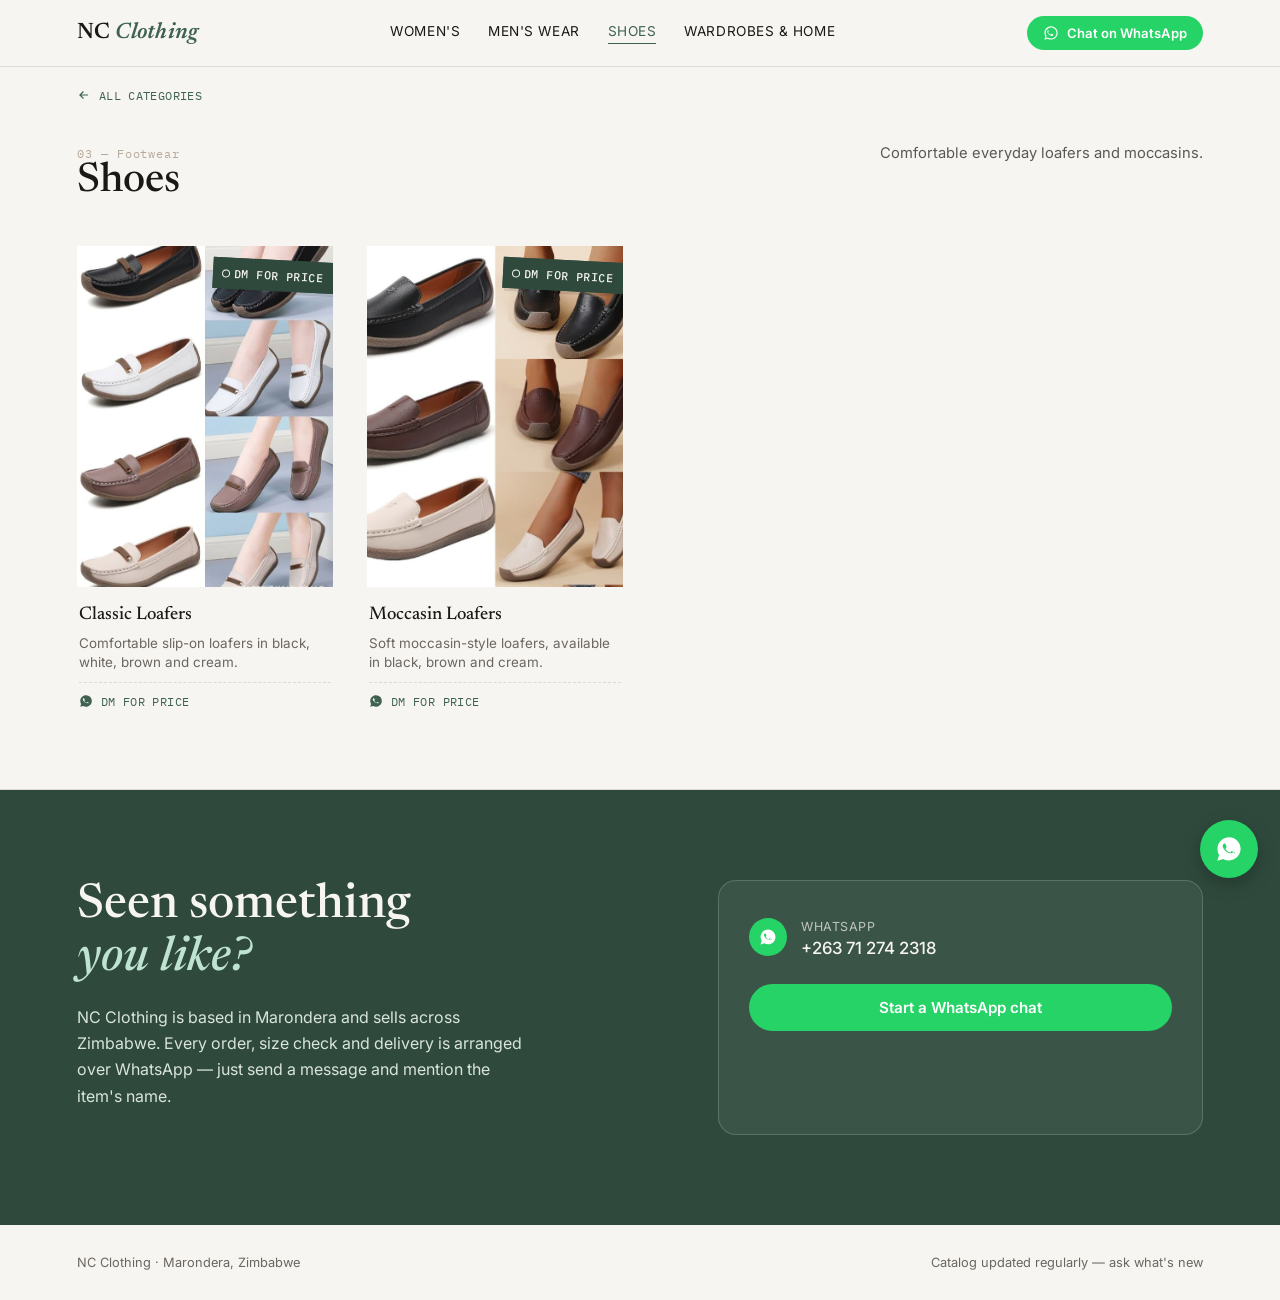
<file: shoes.html>
<!DOCTYPE html>
<html lang="en">
<head>
<meta charset="UTF-8">
<meta name="viewport" content="width=device-width, initial-scale=1.0">
<title>Shoes — NC Clothing</title>
<style>
@import url('https://fonts.googleapis.com/css2?family=Newsreader:ital,opsz,wght@0,6..72,400;0,6..72,500;0,6..72,600;1,6..72,500&family=Inter:wght@400;500;600&family=IBM+Plex+Mono:wght@500&display=swap');

:root{
  --porcelain:#F7F5F1;
  --porcelain-2:#EFEBE3;
  --ink:#1B1918;
  --taupe:#B7A99A;
  --green:#2F4A3D;
  --green-2:#3F6250;
  --wa:#25D366;
  --wa-dark:#1DA851;
  --line: rgba(27,25,24,0.12);
}

*{box-sizing:border-box; margin:0; padding:0;}
html{scroll-behavior:smooth;}
body{
  background:var(--porcelain);
  color:var(--ink);
  font-family:'Inter', sans-serif;
  -webkit-font-smoothing:antialiased;
  overflow-x:hidden;
}
img{display:block; max-width:100%; height:auto;}
a{color:inherit; text-decoration:none;}

.serif{font-family:'Newsreader', serif;}
.mono{font-family:'IBM Plex Mono', monospace;}

@media (prefers-reduced-motion: reduce){
  *{animation:none !important; transition:none !important;}
}

/* ---------- NAV ---------- */
nav{
  position:sticky; top:0; z-index:50;
  background:rgba(247,245,241,0.9);
  backdrop-filter:blur(8px);
  border-bottom:1px solid var(--line);
  display:flex; align-items:center; justify-content:space-between;
  padding:16px 6vw;
}
.brand{
  font-family:'Newsreader', serif;
  font-weight:600; font-size:1.4rem;
  letter-spacing:0.01em;
}
.brand span{ color:var(--green-2); font-style:italic; }
.nav-links{ display:flex; gap:28px; font-size:0.85rem; letter-spacing:0.04em; text-transform:uppercase; }
.nav-links a{ padding-bottom:4px; border-bottom:1px solid transparent; transition:border-color .2s; }
.nav-links a.active{ border-color:var(--green-2); color:var(--green-2); }
.nav-links a:hover, .nav-links a:focus-visible{ border-color:var(--green-2); }
.nav-wa{
  display:flex; align-items:center; gap:8px;
  background:var(--wa); color:#fff; padding:9px 16px; border-radius:999px;
  font-size:0.82rem; font-weight:600;
}
.nav-wa:hover{ background:var(--wa-dark); }
@media (max-width:720px){
  .nav-links{ display:none; }
  .brand{ font-size:1.15rem; }
}

/* ---------- HERO (category landing tiles) ---------- */
.hero{
  position:relative;
  display:grid;
  grid-template-columns: 1.1fr 1fr;
  align-items:stretch;
  min-height:70vh;
  border-bottom:1px solid var(--line);
}
.hero-copy{
  display:flex; flex-direction:column; justify-content:center;
  padding:8vw 6vw;
  gap:22px;
}
.hero-eyebrow{
  font-family:'IBM Plex Mono', monospace;
  font-size:0.72rem; letter-spacing:0.12em; text-transform:uppercase;
  color:var(--green-2);
}
.hero-copy h1{
  font-family:'Newsreader', serif;
  font-weight:500;
  font-size:clamp(2.4rem, 5.5vw, 4.2rem);
  line-height:1.03;
  letter-spacing:-0.01em;
}
.hero-copy h1 em{ font-style:italic; color:var(--green-2); font-weight:500; }
.hero-copy p{
  font-size:1.05rem; line-height:1.6; color:#3a3735; max-width:420px;
}
.hero-actions{ display:flex; gap:14px; flex-wrap:wrap; margin-top:6px; }
.btn-primary{
  background:var(--wa); color:#fff; padding:14px 26px; border-radius:999px;
  font-weight:600; font-size:0.95rem; display:inline-flex; align-items:center; gap:10px;
  transition:transform .15s, background .15s;
}
.btn-primary:hover{ background:var(--wa-dark); transform:translateY(-1px); }
.btn-ghost{
  border:1px solid var(--ink); padding:14px 24px; border-radius:999px;
  font-weight:600; font-size:0.95rem;
  transition:background .15s, color .15s;
}
.btn-ghost:hover{ background:var(--ink); color:var(--porcelain); }

.hero-visual{
  position:relative;
  overflow:hidden;
  background:var(--porcelain-2);
}
.hero-visual img{
  width:100%; height:100%; object-fit:cover; object-position:top center;
}
.hero-visual::after{
  content:"";
  position:absolute; inset:0;
  background:linear-gradient(180deg, rgba(0,0,0,0) 60%, rgba(27,25,24,0.35) 100%);
}

@media (max-width:860px){
  .hero{ grid-template-columns:1fr; min-height:auto; }
  .hero-visual{ height:52vh; order:-1; }
  .hero-copy{ padding:9vw 7vw 10vw; }
}

/* ---------- CATEGORY SELECT TILES (home page) ---------- */
.category-grid{
  display:grid;
  grid-template-columns:repeat(3, 1fr);
  gap:2px;
  background:var(--ink);
}
.category-tile{
  position:relative;
  aspect-ratio:3/4;
  overflow:hidden;
  display:block;
}
.category-tile img{
  width:100%; height:100%; object-fit:cover;
  transition:transform .6s cubic-bezier(.2,.8,.2,1), filter .4s;
  filter:grayscale(15%);
}
.category-tile:hover img{ transform:scale(1.06); filter:grayscale(0%); }
.category-tile::before{
  content:"";
  position:absolute; inset:0;
  background:linear-gradient(180deg, rgba(27,25,24,0) 40%, rgba(27,25,24,0.75) 100%);
  z-index:1;
}
.category-tile-label{
  position:absolute; left:0; right:0; bottom:0; z-index:2;
  padding:32px 28px;
  color:var(--porcelain);
}
.category-tile-num{
  font-family:'IBM Plex Mono', monospace; font-size:0.72rem;
  letter-spacing:0.1em; text-transform:uppercase; opacity:0.75; margin-bottom:6px; display:block;
}
.category-tile-label h2{
  font-family:'Newsreader', serif; font-weight:500;
  font-size:clamp(1.5rem, 2.6vw, 2.1rem); margin-bottom:6px;
}
.category-tile-count{
  font-size:0.85rem; opacity:0.85; display:flex; align-items:center; gap:8px;
}
.category-tile-count svg{ transition:transform .2s; }
.category-tile:hover .category-tile-count svg{ transform:translateX(4px); }

@media (max-width:860px){
  .category-grid{ grid-template-columns:1fr; }
  .category-tile{ aspect-ratio:16/10; }
}

/* ---------- SECTION HEADERS ---------- */
.section{ padding:80px 6vw; border-bottom:1px solid var(--line); }
.section-head{
  display:flex; align-items:baseline; justify-content:space-between;
  gap:20px; margin-bottom:44px; flex-wrap:wrap;
}
.section-num{
  font-family:'IBM Plex Mono', monospace; font-size:0.75rem;
  color:var(--taupe); letter-spacing:0.08em;
}
.section-head h2{
  font-family:'Newsreader', serif; font-weight:500;
  font-size:clamp(1.8rem, 3.2vw, 2.6rem);
}
.section-sub{ max-width:340px; font-size:0.92rem; color:#5c5854; line-height:1.55; text-align:right; }
@media (max-width:640px){ .section-sub{ text-align:left; } }

/* ---------- PRODUCT GRID ---------- */
.grid{
  display:grid;
  grid-template-columns:repeat(auto-fill, minmax(250px, 1fr));
  gap:34px;
}
.card{
  position:relative;
  display:flex; flex-direction:column;
}
.card-frame{
  position:relative;
  background:var(--porcelain-2);
  overflow:hidden;
  aspect-ratio:3/4;
}
.card-frame img{
  width:100%; height:100%; object-fit:cover;
  transition:transform .5s cubic-bezier(.2,.8,.2,1);
}
.card:hover .card-frame img{ transform:scale(1.045); }

/* Hang-tag signature element */
.tag{
  position:absolute; top:14px; right:-6px;
  background:var(--porcelain);
  border:1px solid var(--ink);
  padding:7px 14px 7px 20px;
  display:flex; align-items:center; gap:8px;
  transform:rotate(3deg);
  box-shadow:2px 3px 0 rgba(27,25,24,0.12);
}
.tag::before{
  content:"";
  position:absolute; left:8px; top:50%; transform:translateY(-50%);
  width:6px; height:6px; border-radius:50%;
  border:1px solid var(--ink); background:var(--porcelain);
}
.tag-price{ font-family:'IBM Plex Mono', monospace; font-weight:500; font-size:0.95rem; }
.tag.ask{ background:var(--green); border-color:var(--green); }
.tag.ask .tag-price{ color:var(--porcelain); font-size:0.72rem; letter-spacing:0.04em; text-transform:uppercase; }
.tag.ask::before{ border-color:var(--porcelain); background:var(--green); }

.swatches{ display:flex; gap:6px; margin-top:2px; }
.swatch{ width:16px; height:16px; border-radius:50%; border:1px solid rgba(27,25,24,0.25); }

.card-info{ padding:18px 2px 0; display:flex; flex-direction:column; gap:10px; flex:1; }
.card-info h3{ font-family:'Newsreader', serif; font-weight:500; font-size:1.15rem; }
.card-info .meta{ font-size:0.84rem; color:#6b6660; line-height:1.4; }
.card-cta{
  margin-top:auto;
  display:inline-flex; align-items:center; gap:8px;
  font-family:'IBM Plex Mono', monospace; font-size:0.78rem;
  letter-spacing:0.03em; text-transform:uppercase;
  color:var(--green-2);
  padding-top:10px;
  border-top:1px dashed var(--line);
  transition:color .15s;
}
.card-cta:hover{ color:var(--wa-dark); }
.card-cta svg{ flex-shrink:0; }

/* Wardrobes: landscape frame variant */
.card-frame.wide{ aspect-ratio:4/3; }

.note-strip{
  margin-top:36px;
  display:flex; align-items:center; gap:14px;
  padding:16px 20px;
  background:var(--porcelain-2);
  border:1px dashed var(--taupe);
  font-size:0.88rem; color:#4a4642;
}

/* ---------- ABOUT / CONTACT ---------- */
.contact{
  background:var(--green);
  color:var(--porcelain);
  padding:90px 6vw;
  display:grid; grid-template-columns:1.2fr 1fr; gap:60px;
}
.contact h2{
  font-family:'Newsreader', serif; font-weight:500;
  font-size:clamp(2rem, 4vw, 3rem); line-height:1.1; margin-bottom:18px;
}
.contact h2 em{ color:#BFE3D2; font-style:italic; }
.contact p{ color:#D9E4DE; line-height:1.65; max-width:460px; margin-bottom:26px; }
.contact-card{
  background:rgba(247,245,241,0.06);
  border:1px solid rgba(247,245,241,0.18);
  border-radius:18px;
  padding:36px 30px;
  display:flex; flex-direction:column; gap:20px;
}
.contact-row{ display:flex; align-items:center; gap:14px; }
.contact-row .ico{
  width:38px; height:38px; border-radius:50%;
  background:var(--wa); display:flex; align-items:center; justify-content:center; flex-shrink:0;
}
.contact-row div p{ margin:0; color:var(--porcelain); font-size:0.78rem; letter-spacing:0.04em; text-transform:uppercase; opacity:0.7; }
.contact-row div strong{ font-size:1.05rem; font-weight:500; }
.contact-card .btn-primary{ justify-content:center; margin-top:6px; }

@media (max-width:860px){
  .contact{ grid-template-columns:1fr; }
}

footer{
  padding:30px 6vw; display:flex; justify-content:space-between; align-items:center;
  font-size:0.8rem; color:#6b6660; flex-wrap:wrap; gap:10px;
}

/* Floating WhatsApp button */
.floating-wa{
  position:fixed; bottom:22px; right:22px; z-index:60;
  background:var(--wa); color:#fff; width:58px; height:58px; border-radius:50%;
  display:flex; align-items:center; justify-content:center;
  box-shadow:0 6px 18px rgba(0,0,0,0.25);
  transition:transform .15s;
}
.floating-wa:hover{ transform:scale(1.06); }

/* Breadcrumb / back link on category pages */
.back-link{
  display:inline-flex; align-items:center; gap:8px;
  font-family:'IBM Plex Mono', monospace; font-size:0.78rem;
  letter-spacing:0.03em; text-transform:uppercase;
  color:var(--green-2);
  padding:20px 6vw 0;
}
.back-link:hover{ color:var(--wa-dark); }

:focus-visible{ outline:2px solid var(--green-2); outline-offset:2px; }

</style>
</head>
<body>

<nav>
  <div class="brand">NC <span>Clothing</span></div>
  <div class="nav-links">
    <a href="women.html" class="">Women's</a>
    <a href="men.html" class="">Men's Wear</a>
    <a href="shoes.html" class="active">Shoes</a>
    <a href="home.html" class="">Wardrobes &amp; Home</a>
  </div>
  <a class="nav-wa" href="https://wa.me/263712742318?text=Hi%2C%20I%27d%20like%20to%20know%20more%20about%20NC%20Clothing" target="_blank" rel="noopener">
    <svg width="16" height="16" viewBox="0 0 24 24" fill="white"><path d="M12.04 2C6.58 2 2.13 6.45 2.13 11.91c0 1.87.5 3.62 1.44 5.16L2 22l5.09-1.53a9.87 9.87 0 0 0 4.95 1.33h.01c5.46 0 9.91-4.45 9.91-9.91 0-2.65-1.03-5.14-2.9-7.01A9.85 9.85 0 0 0 12.04 2m0 1.67c2.19 0 4.25.85 5.8 2.41a8.17 8.17 0 0 1 2.4 5.83c0 4.53-3.69 8.23-8.23 8.23a8.2 8.2 0 0 1-4.17-1.14l-.3-.17-3.02.91.9-2.95-.19-.31a8.15 8.15 0 0 1-1.26-4.37c0-4.54 3.7-8.24 8.24-8.24Zm-4.29 4.4c-.16 0-.42.06-.6.28-.2.24-.77.75-.77 1.83 0 1.08.79 2.12 .9 2.27.11.15 1.55 2.5 3.85 3.4 1.9.75 2.29.6 2.71.56.42-.04 1.35-.55 1.54-1.09.19-.53.19-.98.13-1.08-.06-.1-.24-.16-.5-.29-.27-.13-1.55-.76-1.79-.85-.24-.09-.42-.13-.6.13-.18.27-.68.85-.83 1.02-.15.18-.3.2-.56.07-.27-.13-1.11-.41-2.11-1.3-.78-.7-1.31-1.56-1.46-1.83-.15-.27-.02-.42.11-.55.13-.13.28-.34.42-.5.14-.17.19-.29.29-.48.09-.19.05-.36-.03-.5-.09-.14-.66-1.62-.9-2.14-.16-.35-.32-.42-.5-.43-.16-.01-.34-.01-.5-.01Z"/></svg>
    Chat on WhatsApp
  </a>
</nav>

<a class="back-link" href="index.html">
  <svg width="14" height="14" viewBox="0 0 24 24" fill="none" stroke="currentColor" stroke-width="2"><path d="M19 12H5M11 18l-6-6 6-6"/></svg>
  All categories
</a>

<section class="section" id="shoes" style="padding-top:36px;">
  <div class="section-head">
    <div>
      <div class="section-num">03 — Footwear</div>
      <h2>Shoes</h2>
    </div>
    <p class="section-sub">Comfortable everyday loafers and moccasins.</p>
  </div>
  <div class="grid">


    <div class="card">
      <div class="card-frame">
        <img src="[data-uri]" alt="NC Clothing, Classic Loafers">
        <div class="tag ask"><span class="tag-price mono">DM for price</span></div>
      </div>
      <div class="card-info">
        <h3>Classic Loafers</h3>
        <p class="meta">Comfortable slip-on loafers in black, white, brown and cream.</p>
        <a class="card-cta" href="https://wa.me/263712742318?text=Hi%2C%20I%27m%20interested%20in%20the%20Classic%20Loafers.%20Could%20you%20tell%20me%20the%20price%2C%20size%20and%20colour%20options%3F" target="_blank" rel="noopener">
          <svg width="14" height="14" viewBox="0 0 24 24" fill="currentColor"><path d="M12.04 2C6.58 2 2.13 6.45 2.13 11.91c0 1.87.5 3.62 1.44 5.16L2 22l5.09-1.53a9.87 9.87 0 0 0 4.95 1.33h.01c5.46 0 9.91-4.45 9.91-9.91 0-2.65-1.03-5.14-2.9-7.01A9.85 9.85 0 0 0 12.04 2m3.53 12.6c-.19.53-1.12 1.05-1.54 1.09-.42.04-.81.19-2.71-.56-2.3-.9-3.74-3.25-3.85-3.4-.11-.15-.9-1.19-.9-2.27 0-1.08.57-1.59.77-1.83.18-.22.44-.28.6-.28h.5c.16 0 .34 0 .5.43.24.52.81 2 .9 2.14.08.14.12.31.03.5-.1.19-.15.31-.29.48-.14.16-.29.37-.42.5-.13.13-.26.28-.11.55.15.27.68 1.13 1.46 1.83 1 .89 1.84 1.17 2.11 1.3.26.13.41.11.56-.07.15-.17.65-.75.83-1.02.18-.26.36-.22.6-.13.24.09 1.52.72 1.79.85.26.13.44.19.5.29.06.1.06.55-.13 1.08Z"/></svg>
          DM for price
        </a>
      </div>
    </div>

    <div class="card">
      <div class="card-frame">
        <img src="[data-uri]" alt="NC Clothing, Moccasin Loafers">
        <div class="tag ask"><span class="tag-price mono">DM for price</span></div>
      </div>
      <div class="card-info">
        <h3>Moccasin Loafers</h3>
        <p class="meta">Soft moccasin-style loafers, available in black, brown and cream.</p>
        <a class="card-cta" href="https://wa.me/263712742318?text=Hi%2C%20I%27m%20interested%20in%20the%20Moccasin%20Loafers.%20Could%20you%20tell%20me%20the%20price%2C%20size%20and%20colour%20options%3F" target="_blank" rel="noopener">
          <svg width="14" height="14" viewBox="0 0 24 24" fill="currentColor"><path d="M12.04 2C6.58 2 2.13 6.45 2.13 11.91c0 1.87.5 3.62 1.44 5.16L2 22l5.09-1.53a9.87 9.87 0 0 0 4.95 1.33h.01c5.46 0 9.91-4.45 9.91-9.91 0-2.65-1.03-5.14-2.9-7.01A9.85 9.85 0 0 0 12.04 2m3.53 12.6c-.19.53-1.12 1.05-1.54 1.09-.42.04-.81.19-2.71-.56-2.3-.9-3.74-3.25-3.85-3.4-.11-.15-.9-1.19-.9-2.27 0-1.08.57-1.59.77-1.83.18-.22.44-.28.6-.28h.5c.16 0 .34 0 .5.43.24.52.81 2 .9 2.14.08.14.12.31.03.5-.1.19-.15.31-.29.48-.14.16-.29.37-.42.5-.13.13-.26.28-.11.55.15.27.68 1.13 1.46 1.83 1 .89 1.84 1.17 2.11 1.3.26.13.41.11.56-.07.15-.17.65-.75.83-1.02.18-.26.36-.22.6-.13.24.09 1.52.72 1.79.85.26.13.44.19.5.29.06.1.06.55-.13 1.08Z"/></svg>
          DM for price
        </a>
      </div>
    </div>
  </div>
</section>

<section class="contact" id="contact">
  <div>
    <h2>Seen something<br><em>you like?</em></h2>
    <p>NC Clothing is based in Marondera and sells across Zimbabwe. Every order, size check and delivery is arranged over WhatsApp — just send a message and mention the item's name.</p>
  </div>
  <div class="contact-card">
    <div class="contact-row">
      <div class="ico">
        <svg width="18" height="18" viewBox="0 0 24 24" fill="white"><path d="M12.04 2C6.58 2 2.13 6.45 2.13 11.91c0 1.87.5 3.62 1.44 5.16L2 22l5.09-1.53a9.87 9.87 0 0 0 4.95 1.33h.01c5.46 0 9.91-4.45 9.91-9.91 0-2.65-1.03-5.14-2.9-7.01A9.85 9.85 0 0 0 12.04 2Zm3.53 12.6c-.19.53-1.12 1.05-1.54 1.09-.42.04-.81.19-2.71-.56-2.3-.9-3.74-3.25-3.85-3.4-.11-.15-.9-1.19-.9-2.27 0-1.08.57-1.59.77-1.83.18-.22.44-.28.6-.28h.5c.16 0 .34 0 .5.43.24.52.81 2 .9 2.14.08.14.12.31.03.5-.1.19-.15.31-.29.48-.14.16-.29.37-.42.5-.13.13-.26.28-.11.55.15.27.68 1.13 1.46 1.83 1 .89 1.84 1.17 2.11 1.3.26.13.41.11.56-.07.15-.17.65-.75.83-1.02.18-.26.36-.22.6-.13.24.09 1.52.72 1.79.85.26.13.44.19.5.29.06.1.06.55-.13 1.08Z"/></svg>
      </div>
      <div>
        <p>WhatsApp</p>
        <strong>+263 71 274 2318</strong>
      </div>
    </div>
    <a class="btn-primary" href="https://wa.me/263712742318?text=Hi%2C%20I%27d%20like%20to%20know%20more%20about%20NC%20Clothing" target="_blank" rel="noopener">
      Start a WhatsApp chat
    </a>
  </div>
</section>

<footer>
  <span>NC Clothing · Marondera, Zimbabwe</span>
  <span>Catalog updated regularly — ask what's new</span>
</footer>

<a class="floating-wa" href="https://wa.me/263712742318?text=Hi%2C%20I%27d%20like%20to%20know%20more%20about%20NC%20Clothing" target="_blank" rel="noopener" aria-label="Chat with NC Clothing on WhatsApp">
  <svg width="28" height="28" viewBox="0 0 24 24" fill="white"><path d="M12.04 2C6.58 2 2.13 6.45 2.13 11.91c0 1.87.5 3.62 1.44 5.16L2 22l5.09-1.53a9.87 9.87 0 0 0 4.95 1.33h.01c5.46 0 9.91-4.45 9.91-9.91 0-2.65-1.03-5.14-2.9-7.01A9.85 9.85 0 0 0 12.04 2Zm3.53 12.6c-.19.53-1.12 1.05-1.54 1.09-.42.04-.81.19-2.71-.56-2.3-.9-3.74-3.25-3.85-3.4-.11-.15-.9-1.19-.9-2.27 0-1.08.57-1.59.77-1.83.18-.22.44-.28.6-.28h.5c.16 0 .34 0 .5.43.24.52.81 2 .9 2.14.08.14.12.31.03.5-.1.19-.15.31-.29.48-.14.16-.29.37-.42.5-.13.13-.26.28-.11.55.15.27.68 1.13 1.46 1.83 1 .89 1.84 1.17 2.11 1.3.26.13.41.11.56-.07.15-.17.65-.75.83-1.02.18-.26.36-.22.6-.13.24.09 1.52.72 1.79.85.26.13.44.19.5.29.06.1.06.55-.13 1.08Z"/></svg>
</a>

</body>
</html>
</file>
